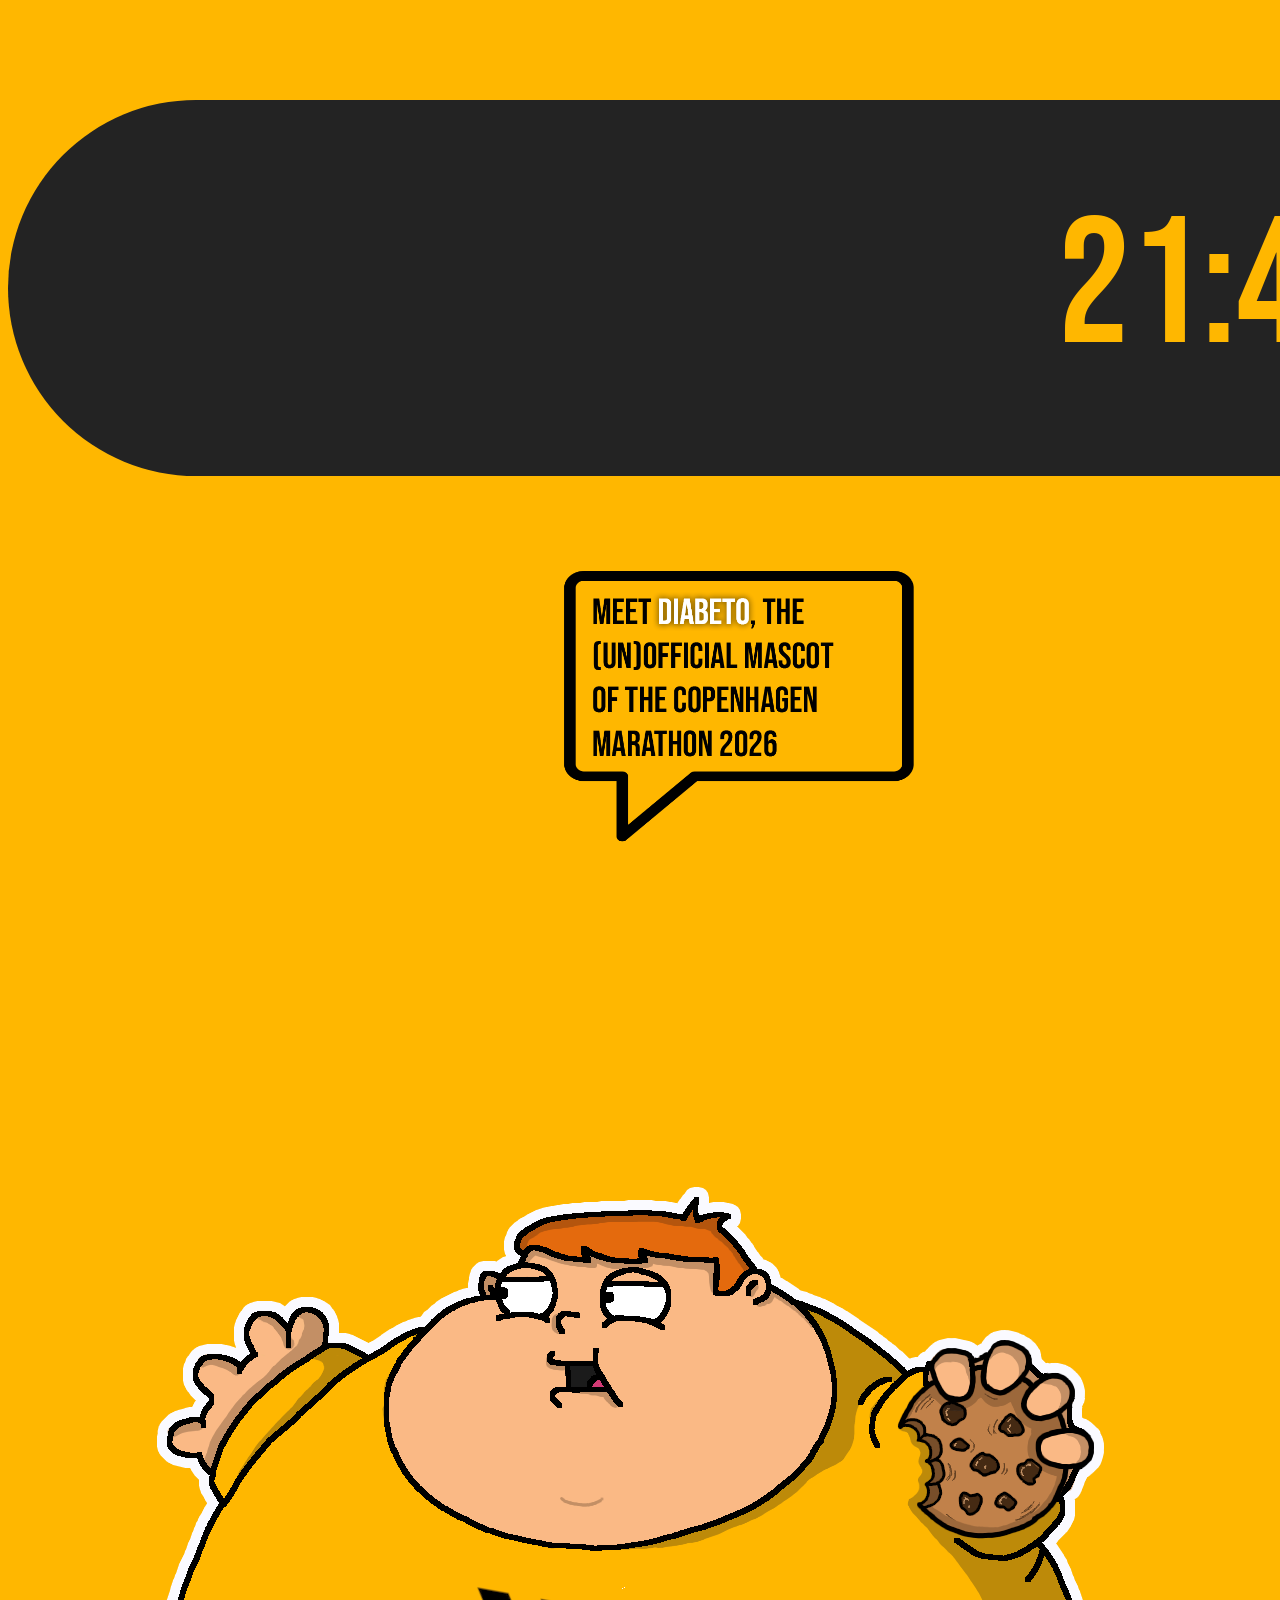
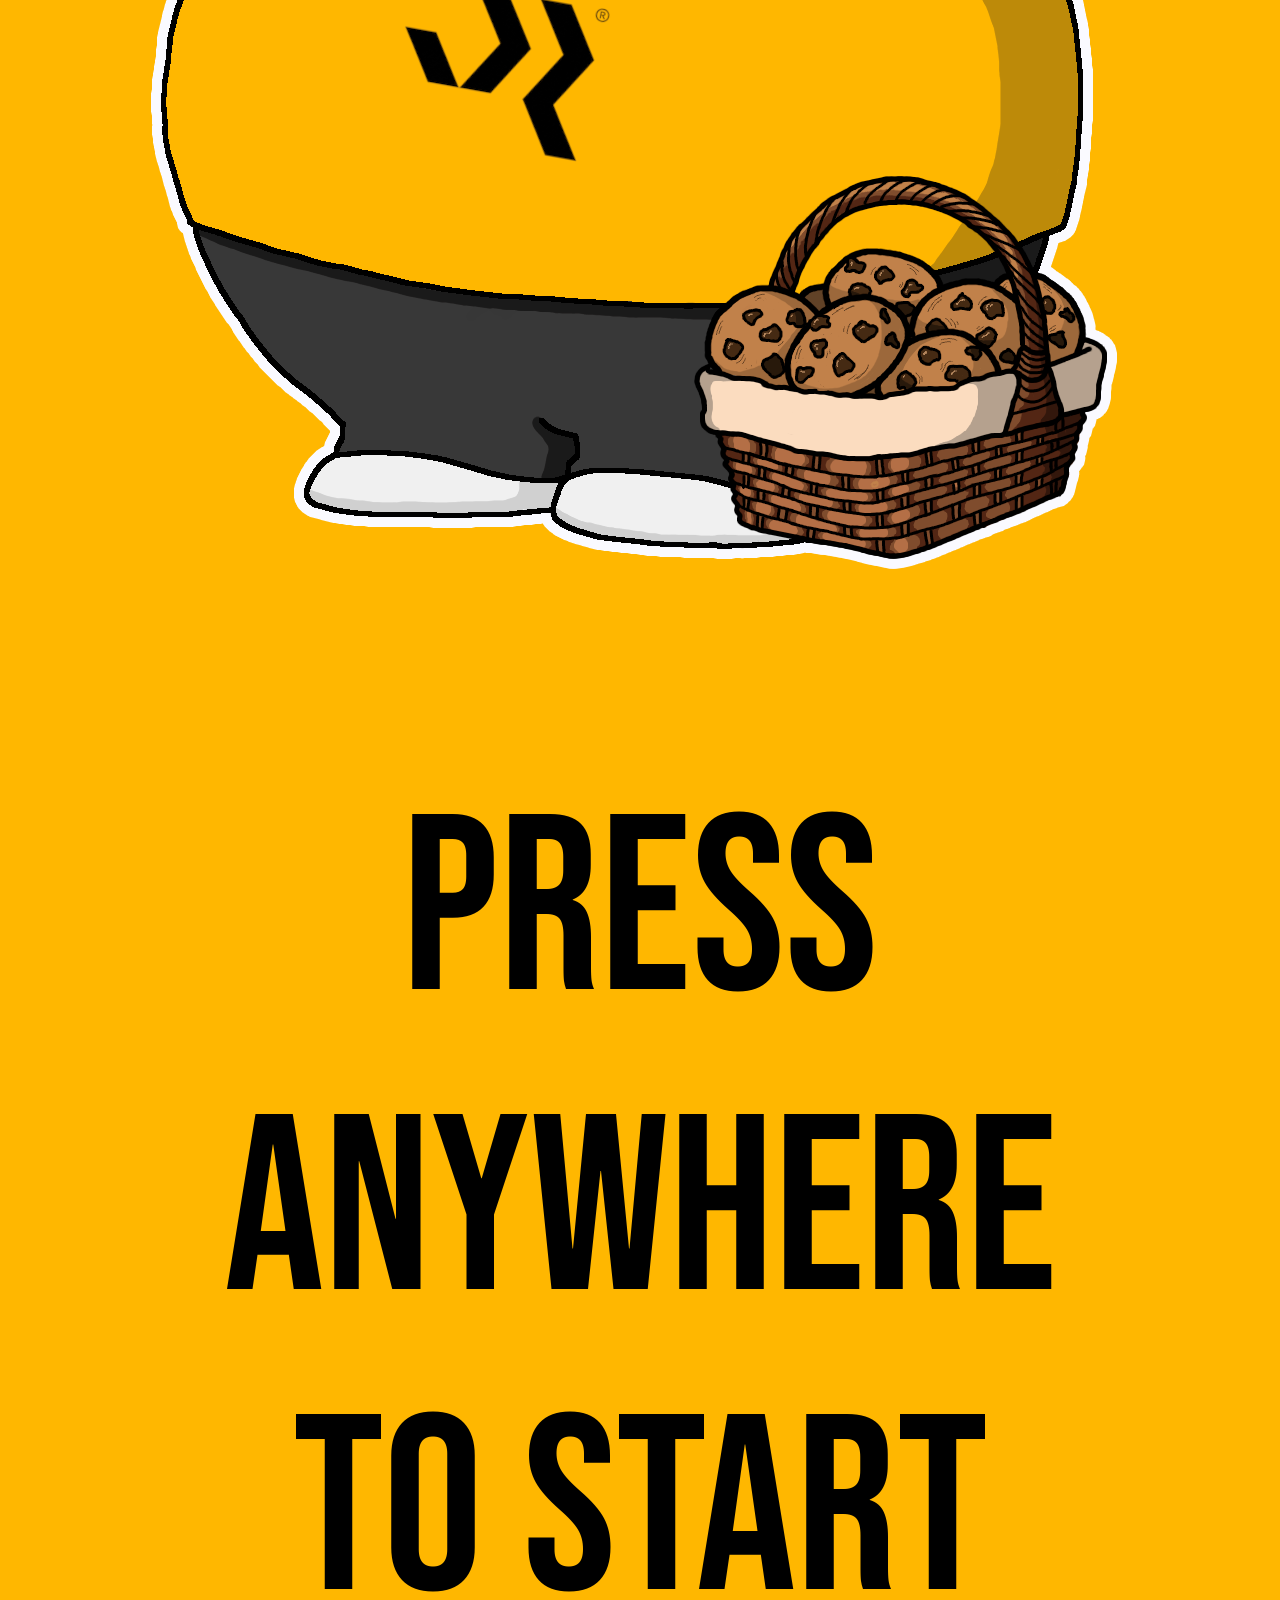
<file: index.html>
<!DOCTYPE html>
<html lang="en">

<head>
    <meta charset="UTF-8">
    <meta name="viewport" content="width=device-width, initial-scale=1.0, user-scalable=no">
    <title>Copenhagen Marathon</title>
    <link rel="icon" type="image/png" href="diabetofinal_outline.png">
    <link rel="stylesheet" href="mystyle.css">
    <script src="javascript.js" defer></script>
</head>

<body onload="startTime()" class="bodycolor">
    <div id="txt" class="clock-widget">
    </div>
    <img src="meet_diabeto.png" alt="meet diabeto, the unofficial mascot of cph marathon 2026" class="bubble">
    <div class="container">
        <img src="diabetofinal_outline.png" alt="character with a cookie basket">
        <h1 class="headline"> Press anywhere<br>to start </h1>
    </div>
    <a href="home.html" class="cover-link" aria-label="Entire page link"></a>
</body>

</html>
</file>
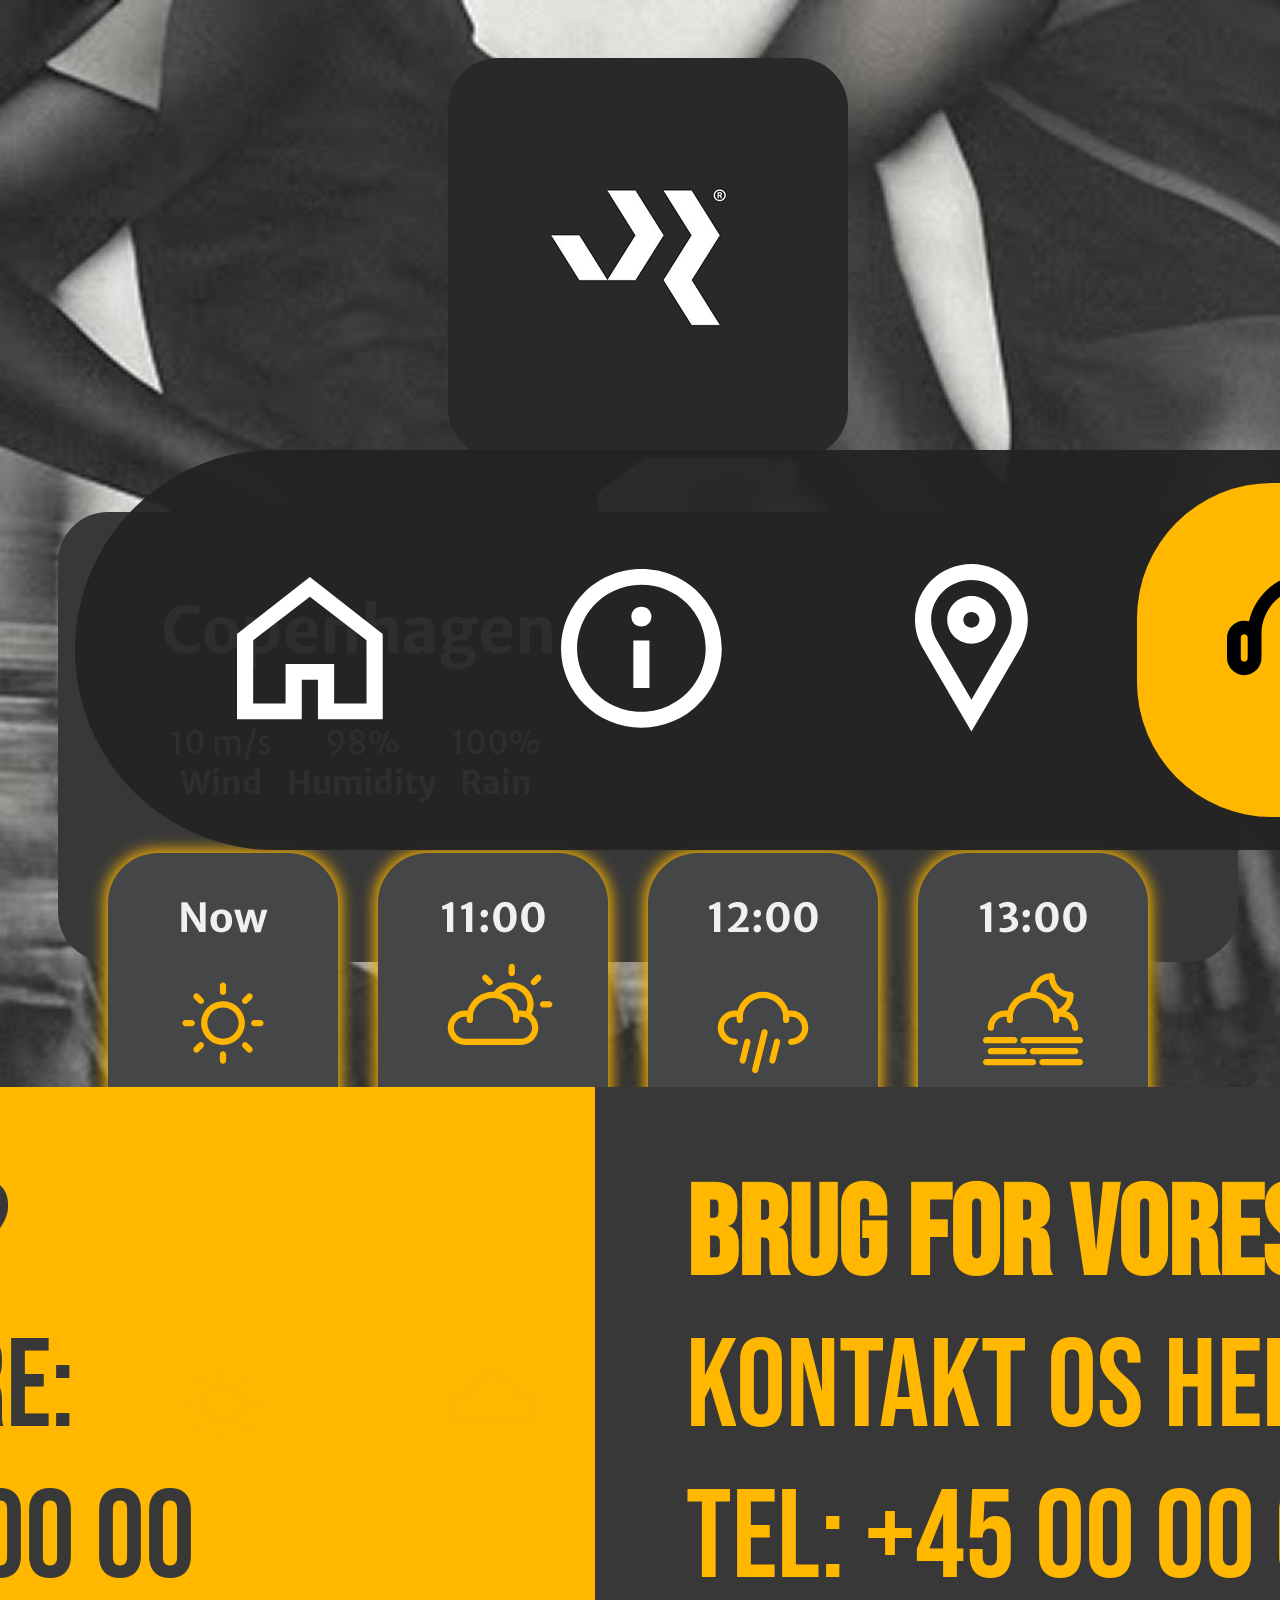
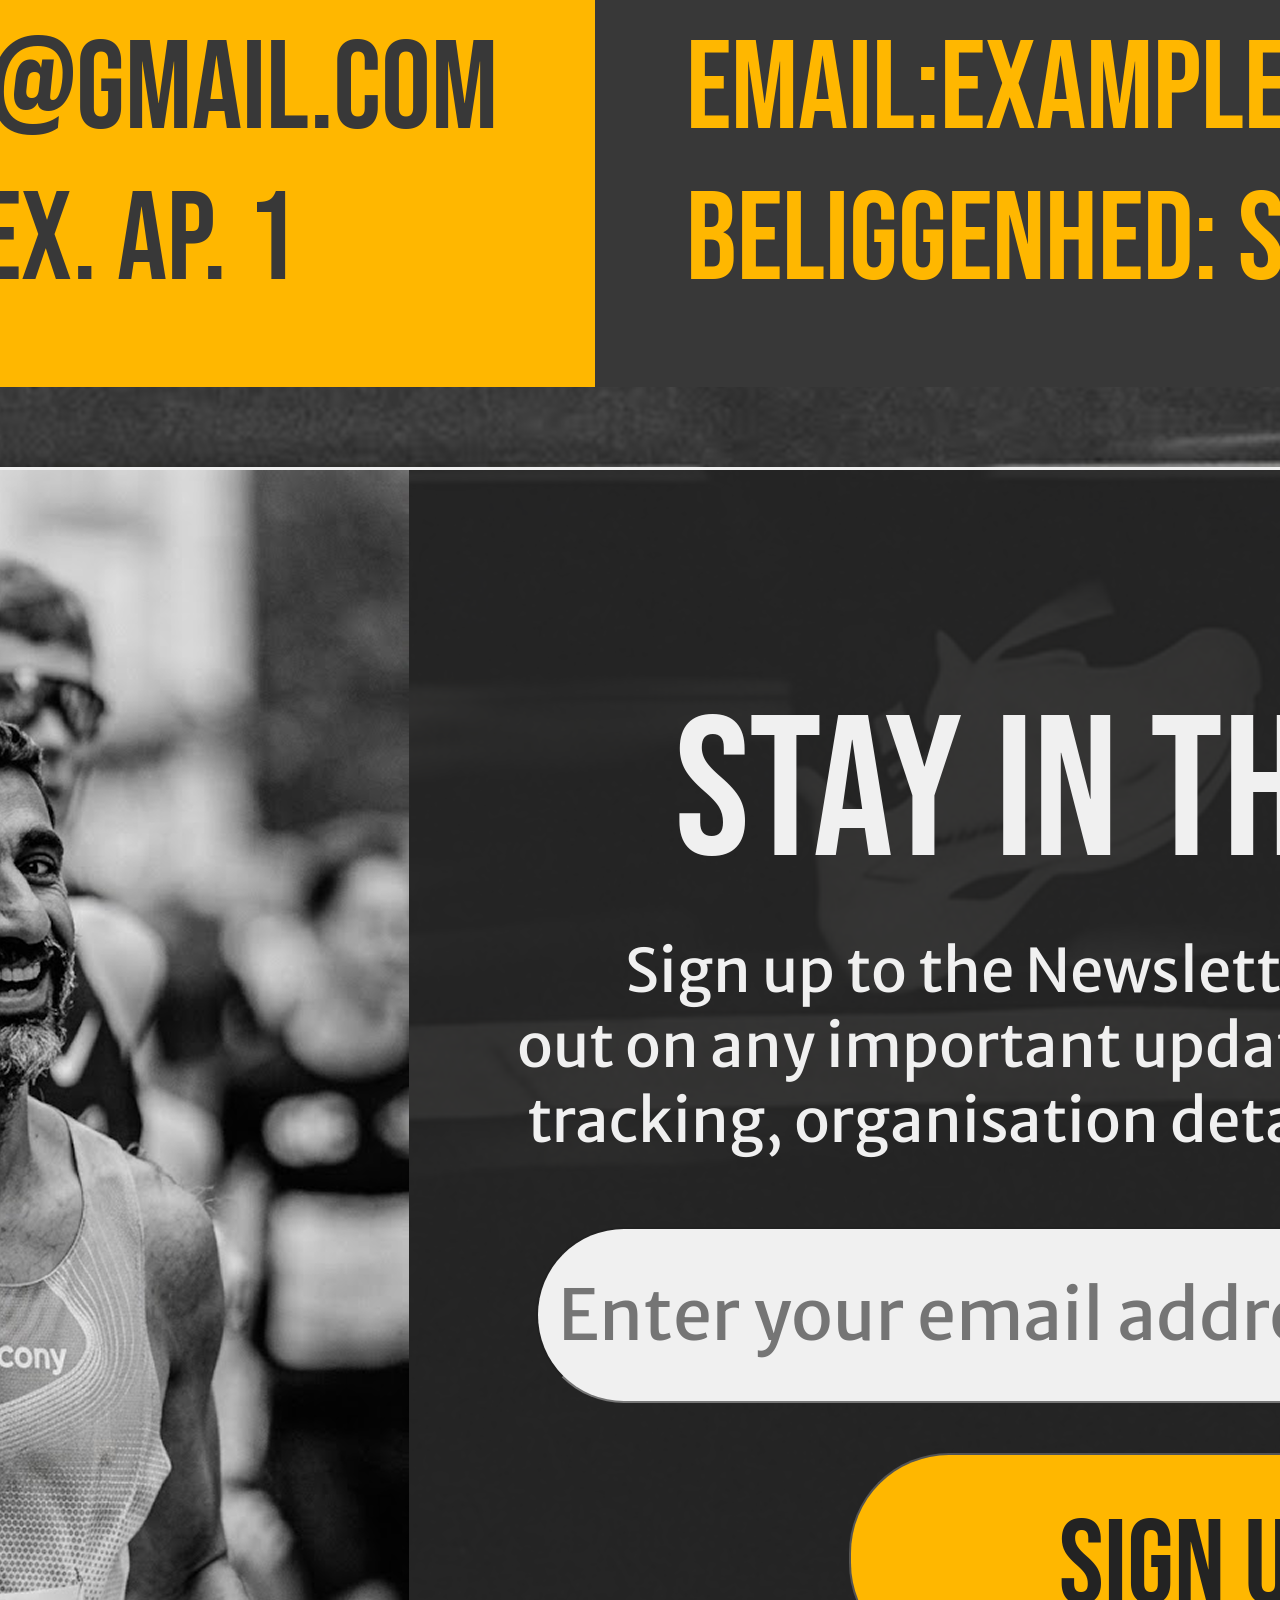
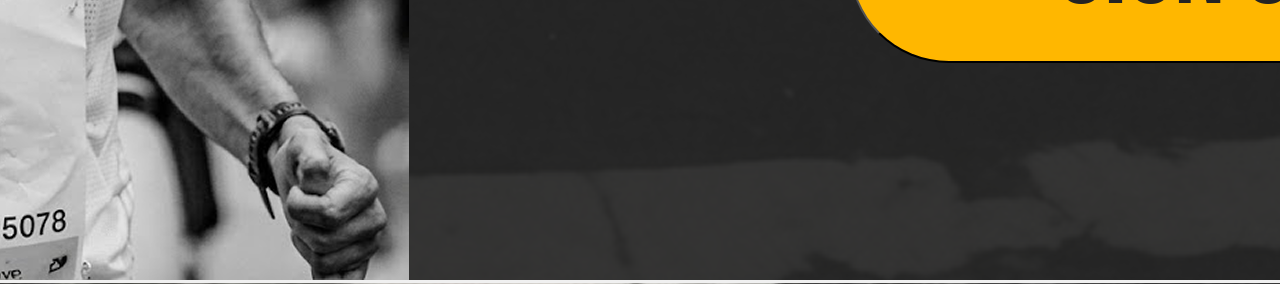
<file: contactus.html>
<!DOCTYPE html>
<html lang="en">

<head>
    <meta charset="UTF-8">
    <meta name="viewport" content="width=device-width, initial-scale=1.0, user-scalable=no">
    <title>CPH Marathon︱Contact Us</title>
    <link rel="icon" type="image/png" href="diabetofinal_outline.png">
    <link rel="stylesheet" href="mystyle.css">
    <script src="javascript.js" defer></script>
</head>

<body class="background">
    <header class="header">
        <div>
            <a href="home.html">
                <img src="logo.png" alt="Logo" class="logo">
            </a>
        </div>

        <div class="weather-widget">
            <div>
                <h2 class="weather-header">Copenhagen</h2>
                <div class="weather-info">
                    <div>10 m/s <br><b>Wind</b></div>
                    <div>98% <br><b>Humidity</b></div>
                    <div>100% <br><b>Rain</b></div>
                </div>
            </div>

            <div class="weather-card-container">
                <div class="weather-card">
                    <p>Now</p>
                    <img src="slniecko.svg" alt="sunny" class="weathericon">
                    <p>16°C</p>
                </div>
                <div class="weather-card">
                    <p>11:00</p>
                    <img src="polooblacno.svg" alt="partly cloudy" class="weathericon">
                    <p>16°C</p>
                </div>
                <div class="weather-card">
                    <p>12:00</p>
                    <img src="prsiprsilensaleje.svg" alt="rain" class="weathericon">
                    <p>17°C</p>
                </div>
                <div class="weather-card">
                    <p>13:00</p>
                    <img src="hmlistymesiaciksoblacikom.svg" alt="sunny" class="weathericon">
                    <p>-5°C</p>
                </div>
                <div class="weather-card">
                    <p>14:00</p>
                    <img src="slniecko.svg" alt="sunny" class="weathericon">
                    <p>16°C</p>
                </div>
                <div class="weather-card">
                    <p>15:00</p>
                    <img src="mracik.svg" alt="mracik" class="weathericon">
                    <p>17°C</p>
                </div>
            </div>
        </div>
    </header>

    <main>
        <div class="support-page">
            <div class="support-card-a">
                <p class="support-en"><b>NEED OUR HELP?</b><br>CONTACT US HERE:<br>TEL: +45 00 00 00 00<br>EMAIL:EXAMPLE@GMAIL.COM<br>LOCATION: STR. EX. AP. 1</p>
                <p class="support-da"><b>BRUG FOR VORES HJÆLP?</b><br>KONTAKT OS HER:<br>TEL: +45 00 00 00 00<br>EMAIL:EXAMPLE@GMAIL.COM<br>BELIGGENHED: STR. EX. AP. 1</p>
            </div>

            <div class="support-card-b">
                <div>
                <img src="happyrunner.png" alt="Happy Runner Newsletter Cover Photo">
                </div>

                <div class="newslet">
                    <h1 class="newslet1">STAY IN THE RACE</h1>
                    <p class="newslet2">Sign up to the Newsletter and never miss<br>out on any important updates again! Live runner tracking, organisation details and much more...</p>
                    <form id="forma">
                        <input type="text" id="email" class="email-bar" placeholder="Enter your email address...">
                        <button type="submit" class="email-submit">Sign Up</button>
                    </form>
                </div>
            </div>

        </div>
    </main>

    <footer class="bottom-bar">
        <div class="bottom-menu">
            <div class="menu-btn-0">
                <a href="home.html">
                    <img src="home_icon.svg" alt="Home Page Icon" class="menu-icon-0">
                </a>
            </div>

            <div class="menu-btn-0">
                <a href="info.html">
                    <img src="info_icon.svg" alt="Info Page Icon" class="menu-icon-0">
                </a>
            </div>

            <div class="menu-btn-0">
                <a href="map.html">
                    <img src="map_icon.svg" alt="Map Page Icon" class="menu-icon-0">
                </a>
            </div>

            <div class="menu-btn-1">
                <a href="contactus.html">
                    <img src="support_icon.svg" alt="Charities Page Icon" class="menu-icon-1">
                </a>
            </div>

            <div class="menu-btn-0">
                <a href="merch.html">
                    <img src="merch_icon.svg" alt="Merch Page Icon" class="menu-icon-0">
                </a>
            </div>

            <div class="menu-btn-0">
                <a href="charities.html">
                    <img src="charity_icon.svg" alt="Charity Page Icon" class="menu-icon-0">
                </a>
            </div>


        </div>
        <button class="back-btn" onclick="history.back()">
        BACK
        </button>
    </footer>
</body>

</html>
</file>
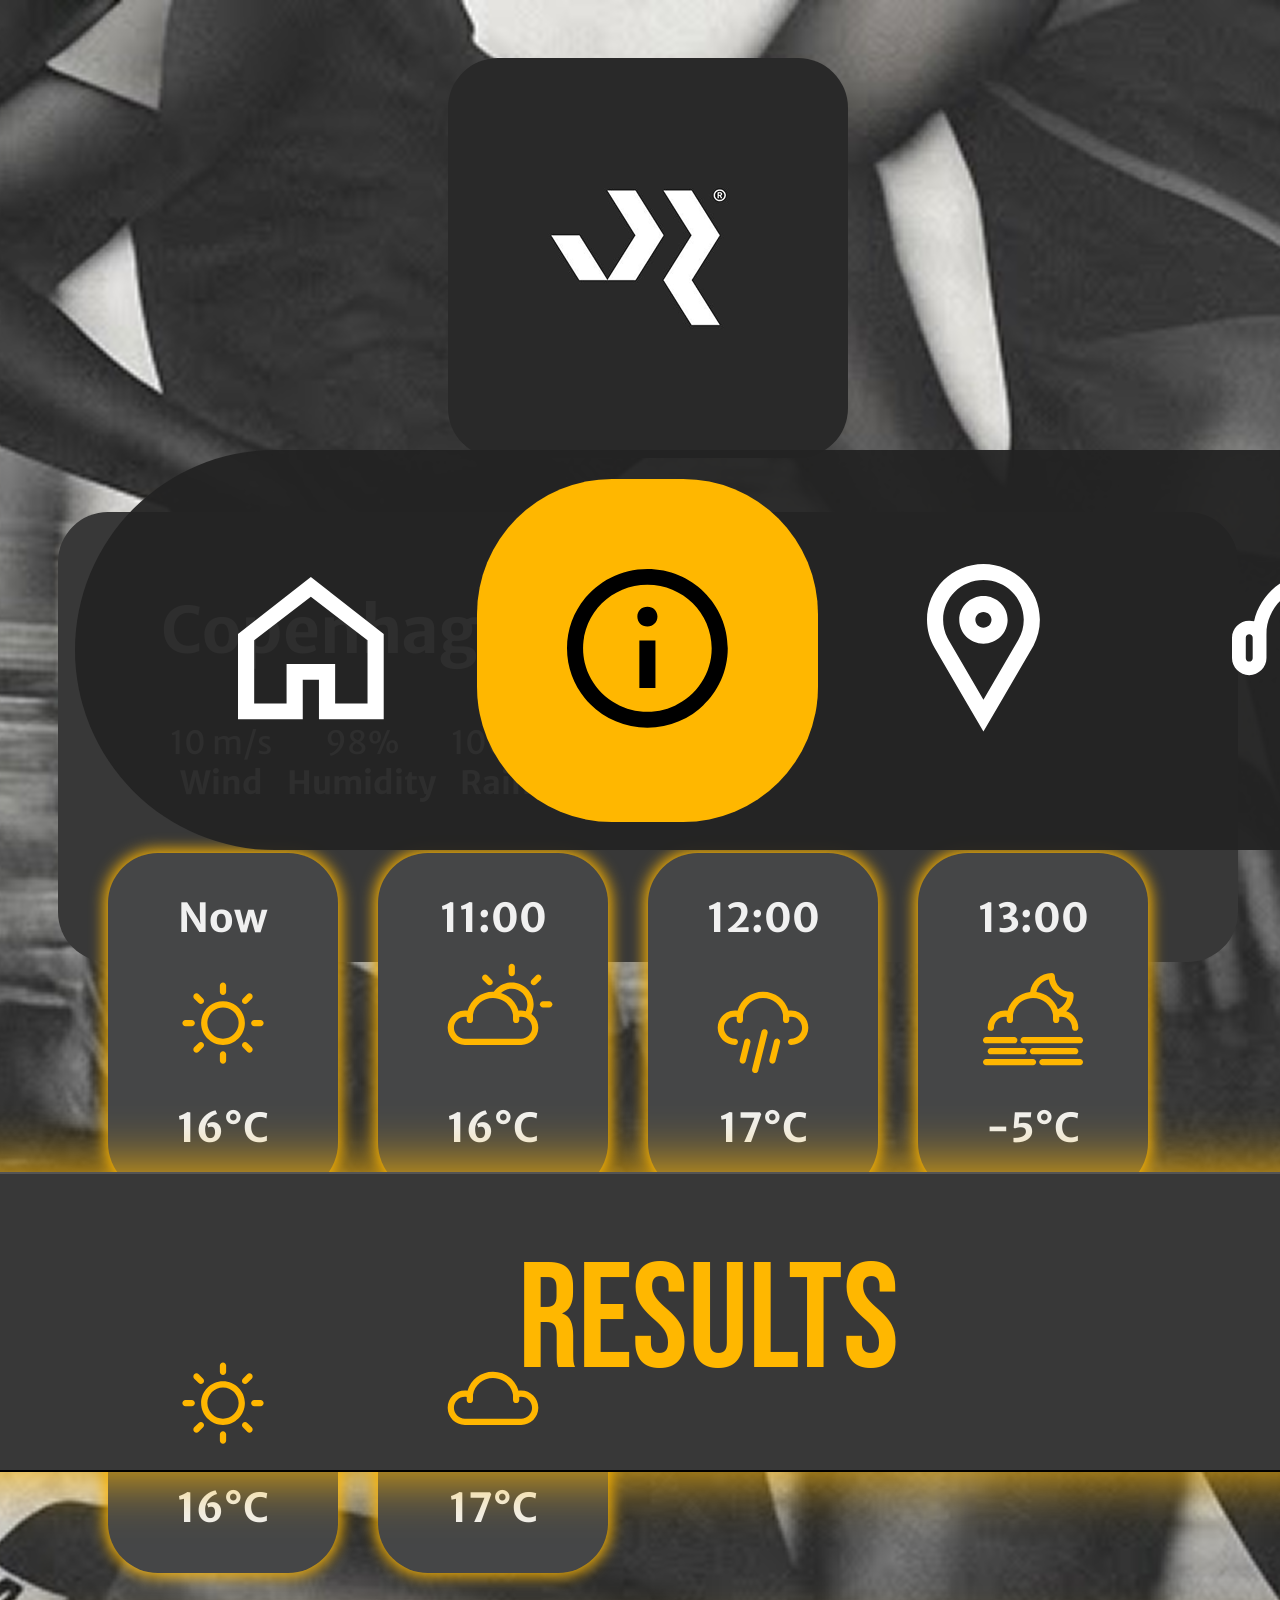
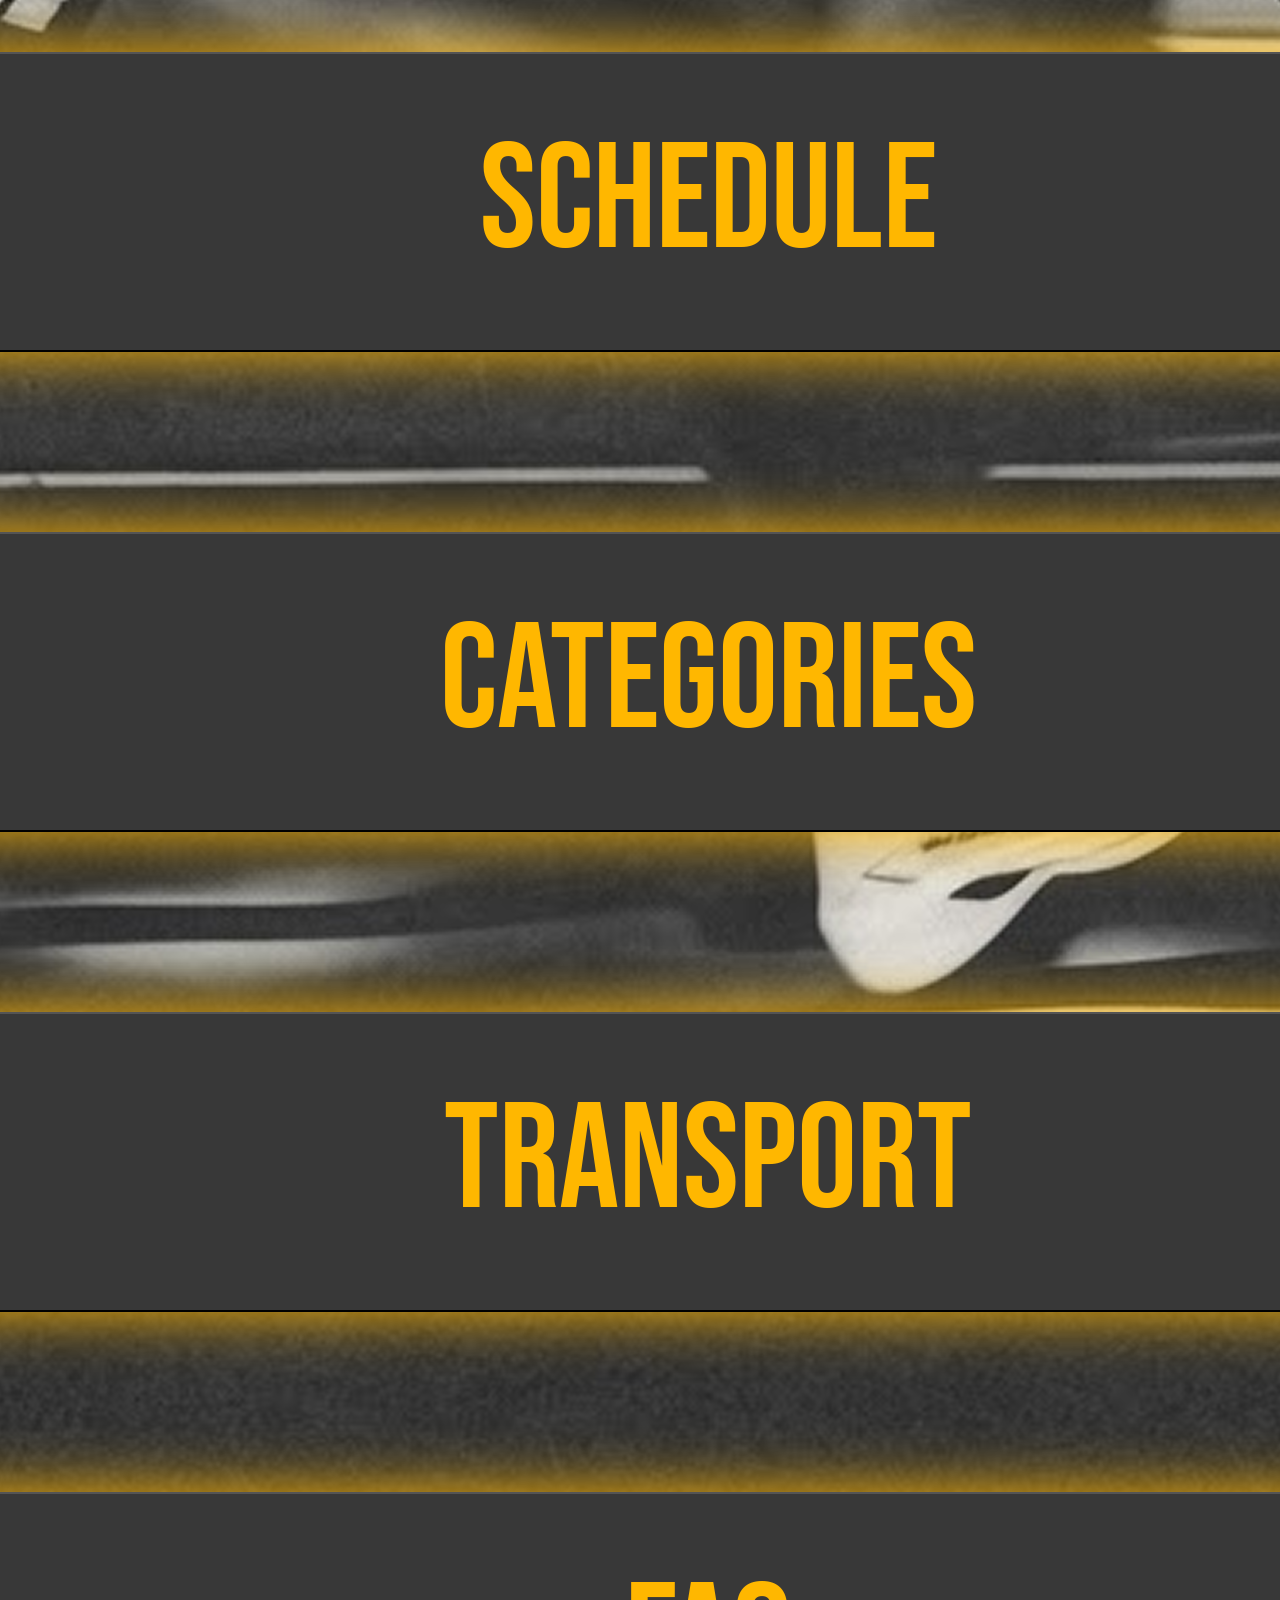
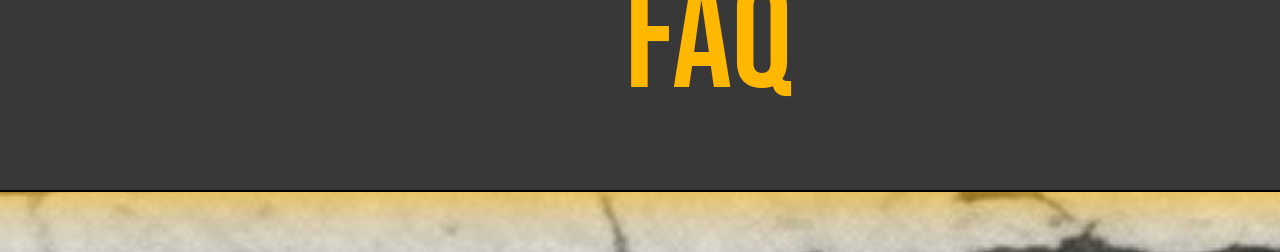
<file: info.html>
<!DOCTYPE html>
<html lang="en">

<head>
    <meta charset="UTF-8">
    <meta name="viewport" content="width=device-width, initial-scale=1.0, user-scalable=no">
    <title>CPH Marathon︱Info</title>
    <link rel="icon" type="image/png" href="diabetofinal_outline.png">
    <link rel="stylesheet" href="mystyle.css">
    <script src="javascript.js" defer></script>
</head>

<body class="background">
     <header class="header">
        <div>
            <a href="home.html">
                <img src="logo.png" alt="Logo" class="logo">
            </a>
        </div>

        <div class="weather-widget">
            <div>
                <h2 class="weather-header">Copenhagen</h2>
                <div class="weather-info">
                    <div>10 m/s <br><b>Wind</b></div>
                    <div>98% <br><b>Humidity</b></div>
                    <div>100% <br><b>Rain</b></div>
                </div>
            </div>

            <div class="weather-card-container">
                <div class="weather-card">
                    <p>Now</p>
                    <img src="slniecko.svg" alt="sunny" class="weathericon">
                    <p>16°C</p>
                </div>
                <div class="weather-card">
                    <p>11:00</p>
                    <img src="polooblacno.svg" alt="partly cloudy" class="weathericon">
                    <p>16°C</p>
                </div>
                <div class="weather-card">
                    <p>12:00</p>
                    <img src="prsiprsilensaleje.svg" alt="rain" class="weathericon">
                    <p>17°C</p>
                </div>
                <div class="weather-card">
                    <p>13:00</p>
                    <img src="hmlistymesiaciksoblacikom.svg" alt="sunny" class="weathericon">
                    <p>-5°C</p>
                </div>
                <div class="weather-card">
                    <p>14:00</p>
                    <img src="slniecko.svg" alt="sunny" class="weathericon">
                    <p>16°C</p>
                </div>
                <div class="weather-card">
                    <p>15:00</p>
                    <img src="mracik.svg" alt="mracik" class="weathericon">
                    <p>17°C</p>
                </div>
            </div>
        </div>
    </header>
    
    <main>
        <div class="info-container">

            <button class="info-button" onclick="popUp(event, 'popup1')">
            RESULTS
            </button>
        
            <button class="info-button" onclick="popUp(event, 'popup2')">
            SCHEDULE
            </button>

            <button class="info-button" onclick="popUp(event, 'popup3')">
            CATEGORIES
            </button>

            <button class="info-button" onclick="popUp(event, 'popup4')">
            TRANSPORT
            </button>

            
            <button class="info-button" onclick="popUp(event, 'popup5')">
            FAQ
            </button>

        </div>

        <div class="popup-content" id="popup1"> 
            <div class="info-overlay-heading">RESULTS</div>
        </div>

        <div class="popup-content" id="popup2"> 
            <div class="info-overlay-heading">RESULTS</div>
               
        </div>

        <div class="popup-content" id="popup3"> 
            <div class="info-overlay-heading">RESULTS</div>
                
        </div>

        <div class="popup-content" id="popup4"> 
            <div class="info-overlay-heading">RESULTS</div>
               
        </div>

        <div class="popup-content" id="popup5"> 
            <div class="info-overlay-heading">RESULTS</div>
              
        </div>

       
    </main>

    <footer class="bottom-bar">
            <div class="bottom-menu">
                <div class="menu-btn-0">
                    <a href="home.html">
                        <img src="home_icon.svg" alt="Home Page Icon" class="menu-icon-0">
                    </a>
                </div>

                <div class="menu-btn-1">
                    <a href="info.html">
                        <img src="info_icon.svg" alt="Info Page Icon" class="menu-icon-1">
                    </a>
                </div>

                <div class="menu-btn-0">
                    <a href="map.html">
                        <img src="map_icon.svg" alt="Map Page Icon" class="menu-icon-0">
                    </a>
                </div>

                <div class="menu-btn-0">
                    <a href="contactus.html">
                        <img src="support_icon.svg" alt="Charities Page Icon" class="menu-icon-0">
                    </a>
                </div>

                <div class="menu-btn-0">
                    <a href="merch.html">
                        <img src="merch_icon.svg" alt="Merch Page Icon" class="menu-icon-0">
                    </a>
                </div>

                <div class="menu-btn-0">
                    <a href="charities.html">
                        <img src="charity_icon.svg" alt="Charity Page Icon" class="menu-icon-0">
                    </a>
                </div>


            </div>
            <button class="back-btn" onclick="history.back()">
            BACK
            </button>
        </footer>

</body>

</html>
</file>
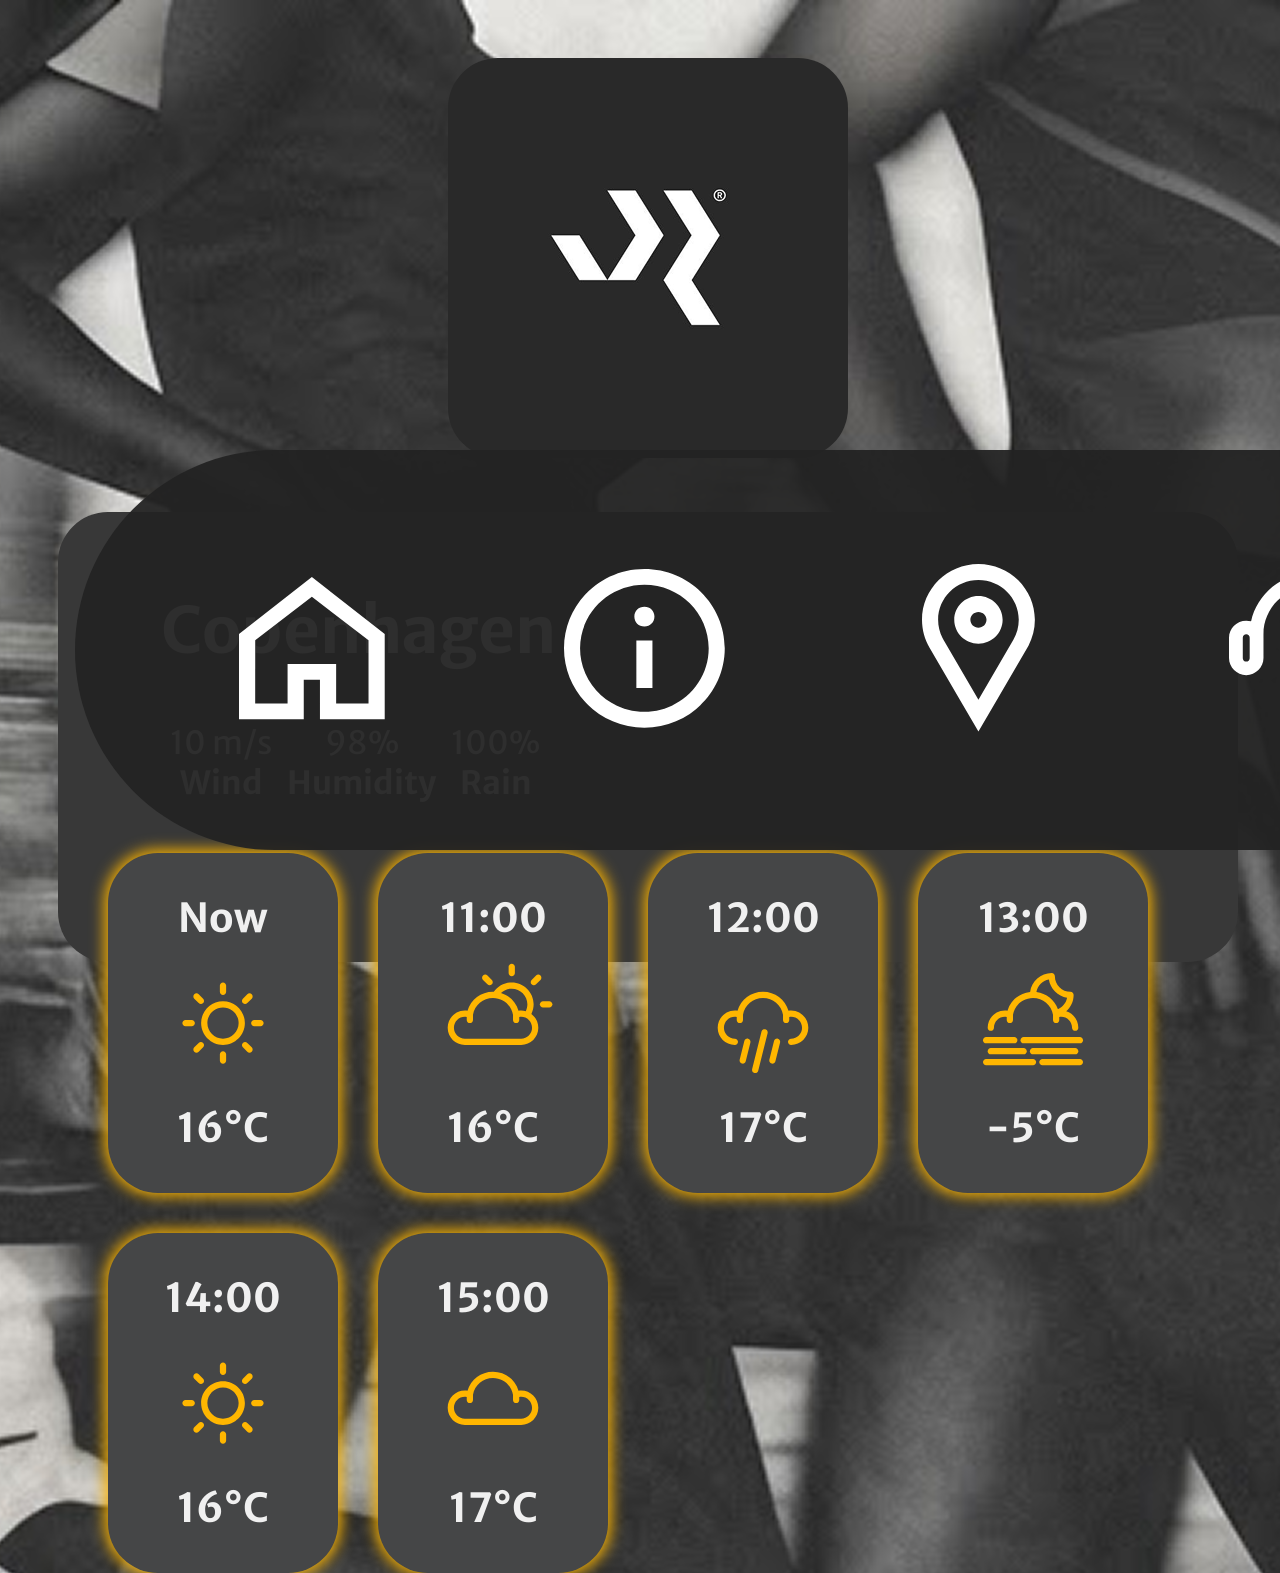
<file: merch.html>
<!DOCTYPE html>
<html lang="en">

<head>
    <meta charset="UTF-8">
    <meta name="viewport" content="width=device-width, initial-scale=1.0, user-scalable=no">
    <title>CPH Marathon︱Merch</title>
    <link rel="icon" type="image/png" href="diabetofinal_outline.png">
    <link rel="stylesheet" href="mystyle.css">
    <script src="javascript.js" defer></script>
</head>

<body class="background">
     <header class="header">
        <div>
            <a href="home.html">
                <img src="logo.png" alt="Logo" class="logo">
            </a>
        </div>

        <div class="weather-widget">
            <div>
                <h2 class="weather-header">Copenhagen</h2>
                <div class="weather-info">
                    <div>10 m/s <br><b>Wind</b></div>
                    <div>98% <br><b>Humidity</b></div>
                    <div>100% <br><b>Rain</b></div>
                </div>
            </div>

            <div class="weather-card-container">
                <div class="weather-card">
                    <p>Now</p>
                    <img src="slniecko.svg" alt="sunny" class="weathericon">
                    <p>16°C</p>
                </div>
                <div class="weather-card">
                    <p>11:00</p>
                    <img src="polooblacno.svg" alt="partly cloudy" class="weathericon">
                    <p>16°C</p>
                </div>
                <div class="weather-card">
                    <p>12:00</p>
                    <img src="prsiprsilensaleje.svg" alt="rain" class="weathericon">
                    <p>17°C</p>
                </div>
                <div class="weather-card">
                    <p>13:00</p>
                    <img src="hmlistymesiaciksoblacikom.svg" alt="sunny" class="weathericon">
                    <p>-5°C</p>
                </div>
                <div class="weather-card">
                    <p>14:00</p>
                    <img src="slniecko.svg" alt="sunny" class="weathericon">
                    <p>16°C</p>
                </div>
                <div class="weather-card">
                    <p>15:00</p>
                    <img src="mracik.svg" alt="mracik" class="weathericon">
                    <p>17°C</p>
                </div>
            </div>
        </div>
    </header>
    
    <main>
        <!--
        <div class="merch-row">
            <div class="widebox">
                <img src="psykiatrifonden.png" alt="merch shop qr code" class="qrkod">
                <div class="inside-widebox">


                </div>
            </div>
            <div class="narrowbox">
                <img src="merch-tshirt.png" alt="copenhagen marathon merch tshirt" class="merch-thmbnl">
            </div>
        </div>
 -->


   





    </main>

   <footer class="bottom-bar">
        <div class="bottom-menu">
            <div class="menu-btn-0">
                <a href="home.html">
                    <img src="home_icon.svg" alt="Home Page Icon" class="menu-icon-0">
                </a>
            </div>

            <div class="menu-btn-0">
                <a href="info.html">
                    <img src="info_icon.svg" alt="Info Page Icon" class="menu-icon-0">
                </a>
            </div>

            <div class="menu-btn-0">
                <a href="map.html">
                    <img src="map_icon.svg" alt="Map Page Icon" class="menu-icon-0">
                </a>
            </div>

            <div class="menu-btn-0">
                <a href="contactus.html">
                    <img src="support_icon.svg" alt="Charities Page Icon" class="menu-icon-0">
                </a>
            </div>

            <div class="menu-btn-1">
                <a href="merch.html">
                    <img src="merch_icon.svg" alt="Merch Page Icon" class="menu-icon-1">
                </a>
            </div>

            <div class="menu-btn-0">
                <a href="charities.html">
                    <img src="charity_icon.svg" alt="Charity Page Icon" class="menu-icon-0">
                </a>
            </div>


        </div>
        <button class="back-btn" onclick="history.back()">
        BACK
        </button>
    </footer>
</body>

</html>
</file>
<file: mystyle.css>
/* ------------------------------------------------------------------------ */
/* SHARED STYLES */
@font-face{
    font-family: heading;
    src:url(BebasNeue-Regular.ttf);
}
@font-face{
    font-family: basic;
    src:url(MerriweatherSans-VariableFont_wght.ttf);
}
:root {
    --gray: #383838;
    --lightgray: #454647;
    --yellow: #ffb700;
    --white: #f0f0f0;
    --black: #000000;
    --darkgray: #232323;
    --menumenu: rgba(35,35,35,0.95)
}


.background{
    background-image: url("bgimage.png");
    width: 100vw;
    height: 100vh;
    background-repeat: no-repeat;
    background-position: top;
}

.logo {
    border-radius: 50px;
    width: 400px;
    height:auto
}
/*weather widget*/
.weather-widget{
    font-family: basic;
    color: var(--white);
    background-color:var(--gray);
    border-radius: 50px;
    max-width: 2200px;
    max-height: 400px;
    display: flex;
    flex-direction: row;
    flex-wrap:wrap;
    padding: 25px 50px;
    gap:50px;
}

.weather-header{
    width: 500px;
    font-size:64px; 
    text-align: center;
}

.header{
    display: flex;
    flex-direction: row;
    flex-wrap: wrap;
    gap:50px;
    justify-content: center;
    padding: 50px;

}
.weather-info{
    display: flex;
    flex-direction:row;
    flex-wrap:wrap;
    gap:15px;
    text-align:center;
    font-size: 32px;
    padding-left: 62px;
}

.weather-card-container{
    display:flex;
    flex-direction: row;
    flex-wrap:wrap;
    gap: 40px;
    align-items: center;
}

.weather-card{
    background-color:var(--lightgray);
    border-radius: 50px;
    box-shadow: 0px 0px 15px 3px var(--yellow);
    width:230px;
    height:340px;
    display: flex;
    flex-direction: column;
    align-items: center;
    font-size: 40px;
    font-weight: bolder;
}

.weathericon{
    height: 150px;
    margin: -35px;
    filter: invert(77%) sepia(77%) saturate(3127%) hue-rotate(1deg) brightness(105%) contrast(104%);
}

.bottom-bar {
    position: fixed;
    bottom: 50px;
    left: 75px;
    display: flex;
    flex-direction: row;
    align-items: center;
    gap: 70px;
}

.bottom-menu {
    width: 2000px;
    height: 400px;
    background-color: var(--menumenu);
    border-radius: 300px;
    display: grid;
    grid-template-columns: repeat(6, 1fr);
    place-items: center;
    padding: 0 70px;
}

.menu-icon-0 {
    padding: 80px;
}


.menu-btn-1 {
    padding: 90px;
    background-color: var(--yellow);
    border-radius: 135px;
}

.menu-icon-1 {
    filter: brightness(0) saturate(100%);
    z-index: 10;
}

.back-btn {
    background-color: var(--menumenu);
    width: 500px;
    height: 400px;
    border-radius: 300px;
    color: var(--white);
    font-family: heading;
    font-size: 175px;
    padding-top: 20px;
}
/* ------------------------------------------------------------------------ */

/* ------------------------------------------------------------------------ */
/* HOMEPAGE (homepage.html)  */

.tracker{
    background-color: var(--gray);
    border-radius: 150px;
    box-shadow: 0px 0px 50px 5px var(--black);
    width: 2680px;
    height: 1000px;
    position: fixed;
    bottom: 100px;
    margin: 0 40px 0px 50px;
    display: flex;
    flex-direction: row;
    flex-wrap: wrap;
    align-items: center;
    gap: 100px;
}

.trackermap{
    width:1200px;
    height:900px;
    border-radius: 100px;
    margin-left: 70px;
    box-shadow: 0px 0px 15px 3px var(--black);
}

.searchbar{
    width: 1200px;
    height:220px;
    background-color:var(--black);
    border-radius: 100px;
    box-shadow: 0px 0px 15px 3px var(--yellow);
    display: flex;
    flex-direction: row;
    flex-wrap: wrap;
    gap: 20px;
    font-family: basic;
    color:#ffb700aa;
    font-size:65px;
}

.search-icon{
    margin-left: 60px;
    width: 100px;
    filter: invert(77%) sepia(77%) saturate(3127%) hue-rotate(1deg) brightness(105%) contrast(104%);
}

.runners{
    display: flex;
    flex-direction: column;
    flex-wrap: wrap;
    font-size: 65px;
    font-family: basic;
    color: var(--yellow);
    gap: 50px;
}

.runner{
    display: flex;
    flex-direction: row;
    flex-wrap: wrap;
    gap: 40px;
    align-items: center;
    padding-left: 50px;
    background-color: var(--lightgray);
    border-radius: 100px;
    margin-bottom: 30px;
}

.pfp{
    height: 150px;
    width: 150px;
}


.clock-widget-home {
    position: fixed;
    bottom: 1150px;
    right: 75px;
    width: 2650px;
    max-height: 300px;
    color: var(--yellow);
    background-color: var(--gray);
    font-family: heading;
    border-radius: 200px;
    margin: 0 auto;
    margin-top: 100px;
    font-size: 180px;
    text-align: center;
    padding: 60px 0;
    box-shadow: 0px 0px 50px 5px var(--black);
}

.map-tracker {
    width: 2400px;
    margin: 0 auto;
    margin-top: -60px;
}

.searchbar2 {
    position: relative;
    margin: 0 auto;
    margin-top: -40px;
    width: 2400px;
    height:220px;
    background-color:var(--black);
    border-radius: 100px;
    box-shadow: 0px 0px 15px 3px var(--yellow);
    display: flex;
    flex-direction: row;
    align-items: center;
    gap: 40px;
    font-family: basic;
    color:#ffb700aa;
    font-size:65px;
}

/* all cards */
.navigate{
    font-family: basic;
    text-decoration: none;
}

.cards-container {
    position: relative;
    top: -150px;
    width: 100%;
    min-height: 900px;
    text-decoration: none;
}

.card {
    background: #383838;
    color: white;
    border-radius: 35px;
    overflow: hidden;
    box-shadow: 0 10px 30px rgba(0,0,0,0.5);
}

.card-image {
    width: 100%;
    height: 150px;
    object-fit: cover;
    filter: grayscale(2);
    display: block;
}

.card-content {
    position: relative;
    padding: 12px 25px 25px;
    text-decoration: none;
}

.card-logo {
    position: absolute;
    top: -70px;
    right: -50px;
    width: 200px;
    height: 200px;
    object-fit: contain;
    opacity: 0.2;
    filter: brightness(0) saturate(100%) invert(75%) sepia(97%) saturate(2000%) hue-rotate(358deg) brightness(102%);
    z-index: -1;
}

.card h1,
.card h2 {
    position: relative;
    z-index: 1;
    color: #FFB700;
    font-family: heading;
    font-size: 48px;
    margin: 0 0 15px;
}

.card p {
    position: relative;
    z-index: 1;
    font-family: heading;
    font-size: 16px;
    line-height: 1.4;
    margin: 0 0 30px;
}

.card button {
    position: relative;
    z-index: 1;
    display: block;
    margin: 0 auto;
    background: #FFB700;
    border: none;
    border-radius: 30px;
    padding: 14px 30px;
    font-size: 33px;
    cursor: pointer;
    font-family: heading;
    text-decoration: none;
}

.main {
    position: absolute;
    width: 430px;
    height: 600px;
    left: 50%;
    top: 200px;
    filter: none;
    opacity: 1;
    transform: translateX(-50%) scale(2.5);
    z-index: 5;
    transform-origin: center top;
}

.main .card-image1 {
    height: 225px;
     width: 100%;
    object-fit: cover;
    filter: grayscale(2);
    display: block;
}

.main h1 {
    font-size: 100px;
    margin-top: 0;
}

.main p {
    font-size: 27px;
    line-height: 1.18;
}

/* side cards */
.side {
    position: absolute;
    top: 400px;
    width: 280px;
    height: 440px;
    filter: blur(1.5px);
    z-index: 3;
    transform: scale(2.5);
    transform-origin: center top;
}

.left {
    left: calc(43% - 370px);
}


.right {
    right: calc(43% - 370px);
}

.side2 {
    position: absolute;
    top: 500px;
    width: 280px;
    height: 370px;
    filter: blur(1.5px);
    opacity: 0.8;
    z-index: 2;
    transform: scale(2.5);
    transform-origin: center top;
}

.left1 {
    left: calc(23.4% - 10px);
}

.right1 {
    right: calc(23.4% - 10px);
}


/* navigation arrows */
.arrow {
    position: absolute;
    top: 1250px;
    width: 150px;
    height: 150px;
    border-radius: 50%;
    border: none;
    background: #FFB700;
    color: black;
    font-size: 80px;
    cursor: pointer;
    z-index: 10;
    display: flex;
    align-items: center;
    justify-content: center;
    transition: 0.3s;
}

.arrow:hover {
    background: #FFB700;
    transform: scale(1.1);
}

.arrow-left {
    left: 200px;
}

.arrow-right {
    right: 180px;
}

/* same appearance for every central card */

.main .card-image,
.main .card-image1 {
    width: 100%;
    height: 225px;
    object-fit: cover;
    filter: grayscale(2);
}

/* same title size */
.main h1,
.main h2 {
    font-family: heading;
    font-size: 100px;
    color: #FFB700;
    margin: 0 0 15px;
}

/* same paragraph size */
.main p {
    font-size: 27px;
    line-height: 1.18;
}

/* same logo appearance */
.main .card-logo{
    position: absolute;
    top: -80px;
    right: -70px;
    width: 300px;
    height: 300px;
    object-fit: contain;
    opacity: 0.2;
    filter: brightness(0) saturate(100%) invert(75%) sepia(97%)
    saturate(2000%) hue-rotate(358deg) brightness(102%);
    z-index: -1;
}
/* ------------------------------------------------------------------------ */

/* ------------------------------------------------------------------------ */
/* CHARITIES PAGE (charitiesPage.html)                                      */
/* ------------------------------------------------------------------------ */

.popup-container{
    display: grid;
    grid-template-columns: 1200px 1200px;
    grid-template-rows: repeat(3, 800px);
    margin-top: 15px;
    gap: 80px;
    justify-content: center;
}

.popup{
    position: relative;
    display: flex;
    flex-direction: column;
    align-items: center;
    margin: 120px;
    text-align: center;
    font-family: heading;
    justify-content: center;
    
}

.popup-button{
    width: 1200px;
    height: 800px;
    text-align: center;
    text-decoration: none;
    background-color: var(--gray);
    color: var(--white);
    font-family: heading;
    font-size: 120px;
    border-radius: 125px;
    box-shadow: 0 0 20px 10px var(--yellow);
}

.popup-content{
    display: none;
    position: fixed;
    top:50%;
    left:50%;
    transform: translate(-50%, -50%);
    width: 2500px;
    height: 3000px;
    background-color: var(--darkgray);
    box-shadow: 0 0 60px 1000px rgba(0,0,0,0.5);
    border-radius: 600px;
    z-index: 1000;
    border: 5px solid var(--yellow);
}

.popup-content.show{
    display: flex;
    flex-direction: column;
    gap: 100px;
}

.charitypopupimg{
    width: 2000px;
    margin: 0 auto;

}
.popup-heading{
    font-family: heading;
    font-size: 200px;
    color: var(--yellow);
    margin: 0 auto;
    padding-top: 100px;
}

.popup-info{
    background-color: var(--gray);
    border-radius:100px;
    width:2000px;
    height:1000px;
    margin: 0 auto;
    display: grid;
    grid-template-columns: 1fr 1fr;
    grid-template-rows: 1fr 1fr;
    place-items: center;
}

.popup-article{
    grid-area: 1 / 1 / span 2 / span 1;
    margin: -50px 100px;
    padding: 50px;
    color: var(--white);
    font-size: 70px;
    font-family: basic;
    font-weight: 100;
    text-align: left;
    background-color: var(--lightgray);
    border-radius: 100px;
    border: 3px solid var(--white);
    box-shadow: 0 0 100px var(--darkgray);
}

.char-thumbnail-container {
    width: 1200px;
    height: 450px;
    overflow: hidden;
    border-radius: 100px;
    mask-image: linear-gradient(black 40%, transparent 95%);
}

.chartext {
    position: relative;
    bottom: 40px;
}

.chartext2 {
    position: relative;
    bottom: 120px;
}

.charity-small-image {
    margin-top: -190px;
    width: 1200px;
    height: auto;
}

.charity-qr {
    position: relative;
    margin: 0 auto;
    width: 700px;
    margin-top: -80px;
}

.popup-stat2 {
    font-family: heading;
    color: var(--yellow);
    font-size: 110px;
    margin-top: -55px;
}

/* ------------------------------------------------------------------------ */
/* CONTACT US PAGE (contactUsPage.html)                                     */
/* ------------------------------------------------------------------------ */

.support-page {
    display: flex;
    flex-direction: column;
    align-items: center;
    gap: 80px;
    margin-top: 75px;
}


.support-card-a{
    width:2600px;
    height:900px;
    background-image: linear-gradient(90deg, #ffb700 48%, #383838 48%);
    border-radius: 100px;
    display: grid;
    grid-template-columns: 1300px 1300px;
    padding-left: 75px;
}

.support-en {
    font-family: heading;
    font-size: 125px;
    color: var(--gray);
    margin-top: 75px;
}

.support-da {
    font-family: heading;
    font-size: 125px;
    color: var(--yellow);
    margin-top: 75px;
    font-weight: normal;
}

.support-card-b {
    width: 2650px;
    height: 1410px;
    background-color: rgba(35,35,35,0.9);
    border-radius: 100px;
    border: 3px solid, var(--white);
    display: flex;
    flex-direction: row;
}


.newslet {
    margin-left: 15px;
    margin-top: 200px;
    color: var(--white);
    display: grid;
    grid-template-rows: repeat(4, 250px);
    align-items: center;
}

.newslet1 {
    font-family: heading;
    font-size: 200px;
    font-weight: normal;
    color: var(--white);
    text-align: center;
}

.newslet2 {
    font-family: basic;
    font-size: 60px;
    color: var(--white);
    text-align: center;
}

.email-bar {
    position: relative;
    width: 1300px;
    height: 170px;
    margin: 0 auto;
    background-color: var(--white);
    color: var(--darkgray);
    font-family: basic;
    font-size: 70px;
    border-radius: 100px;
    padding-left: 20px;
}

.email-submit {
    position: relative;
    width: 700px;
    height: 210px;
    margin: 0 auto;
    background-color: var(--yellow);
    color: var(--darkgray);
    font-family: heading;
    font-size: 120px;
    border-radius: 100px;
    padding: 40px
}

#forma {
    display: flex;
    flex-direction: column;
    margin-top: 300px;
    gap: 50px;
}
/* ------------------------------------------------------------------------ */
/* INFO PAGE */

.info-container {
    display: flex;
    flex-direction: column;
    align-items: center;
    gap: 180px;
    width: 100%;
    max-width: 1800px;
    margin: 0 auto;
    padding: 60px;
    margin-top: 100px;
}

.info-button {
    width: 2500px;
    height: 300px;
    
    text-align: center;
    text-decoration: none;
    background-color: var(--gray);
    color: var(--yellow);
    font-family: heading;
    font-size: 150px;
    border-radius: 125px;
    box-shadow: 0 0 60px var(--yellow);
}
    
.popup-content{
    display: none;
    position: fixed;
    top:50%;
    left:50%;
    transform: translate(-50%, -50%);
    width: 2500px;
    height: 3000px;
    background-color: var(--darkgray);
    box-shadow: 0 0 60px 1000px rgba(0,0,0,0.5);
    border-radius: 100px;
    z-index: 1000;
    overflow: hidden;
}


/* ------------------------------------------------------------------------ */
/* Back icon (šipka) */
/* ------------------------------------------------------------------------ */

/* ------------------------------------------------------------------------ */

/* ------------------------------------------------------------------------ */
/* MAP PAGE (mapPage.html)                                                  */
/* ------------------------------------------------------------------------ */


.mapbkg {
    display: flex;
    flex-direction: column;
    background-color: var(--gray);
    border-radius: 100px;
    width: 2700px;
    height: 2600px;
    align-items: center;
    margin: 0 auto;
}

.mapmap {
    width: 2600px;
    height: auto;
    margin-top: 50px;
    border-radius: 100px;
}

.mapcategories {
    display: grid;
    grid-template-columns: 1200px 1200px;
    grid-template-rows: repeat(3, 200px);
    gap: 40px;
}

.map-button {
    width: 1190px;
    height: 180px;
    background-color: var(--darkgray);
    color: var(--white);
    border-radius: 100px;
    box-shadow: 0 0 40px 0 var(--yellow);
    font-family: basic;
    margin-top: -400px;
    font-size: 80px;
    text-align: center;
}






/* ------------------------------------------------------------------------ */
/* STARTER PAGE (index.html)   */

.bodycolor {
    background-color: var(--yellow);
}

.headline {
    font-family: heading;
    font-size: 250px;
    font-weight: 500;
    text-decoration: none;
}

.clock-widget {
    width: 2600px;
    max-height: 400px;
    color: var(--yellow);
    background-color: var(--darkgray);
    font-family: heading;
    border-radius: 200px;
    margin: 0 auto;
    margin-top: 100px;
    font-size: 180px;
    text-align: center;
    padding: 80px 0;

}

.container {
    display: flex;
    margin-top: 700px;
    text-align: center;
    flex-direction: column;
    align-items: center;
    gap: 20px;
}   

.cover-link {
    position: fixed;
    top: 0;
    left: 0;
    width: 100vw;
    height: 100vh;
    z-index: 9999;
    text-indent: -9999px;
}

.bubble {
    position: fixed;
    top: 450px;
    right: 300px;
    width: 40%;
}
/* ------------------------------------------------------------------------ */   


.merch-row {
    display: flex;
    flex-direction: row;
    flex-wrap: wrap;
    gap: 50px;
    margin: 0 auto;
}

.widebox {
    display: flex;
    flex-direction: row;
    width: 2400px;
    height: 1000px;
    background-color: var(--gray);
    box-shadow: 0 0 30px 5px var(--yellow);
    border-radius: 100px;
}

.qrkod {
    width: 600px;
    height: auto;
}

.inside-widebox {
    display: flex;
    flex-direction: column;
    margin: 50px;
}

.narrowbox {
    width: 1150px;
    height: 800px;
    background-color: var(--gray);
    box-shadow: 0 0 30px 5px var(--yellow);
    border-radius: 100px;
}
</file>
